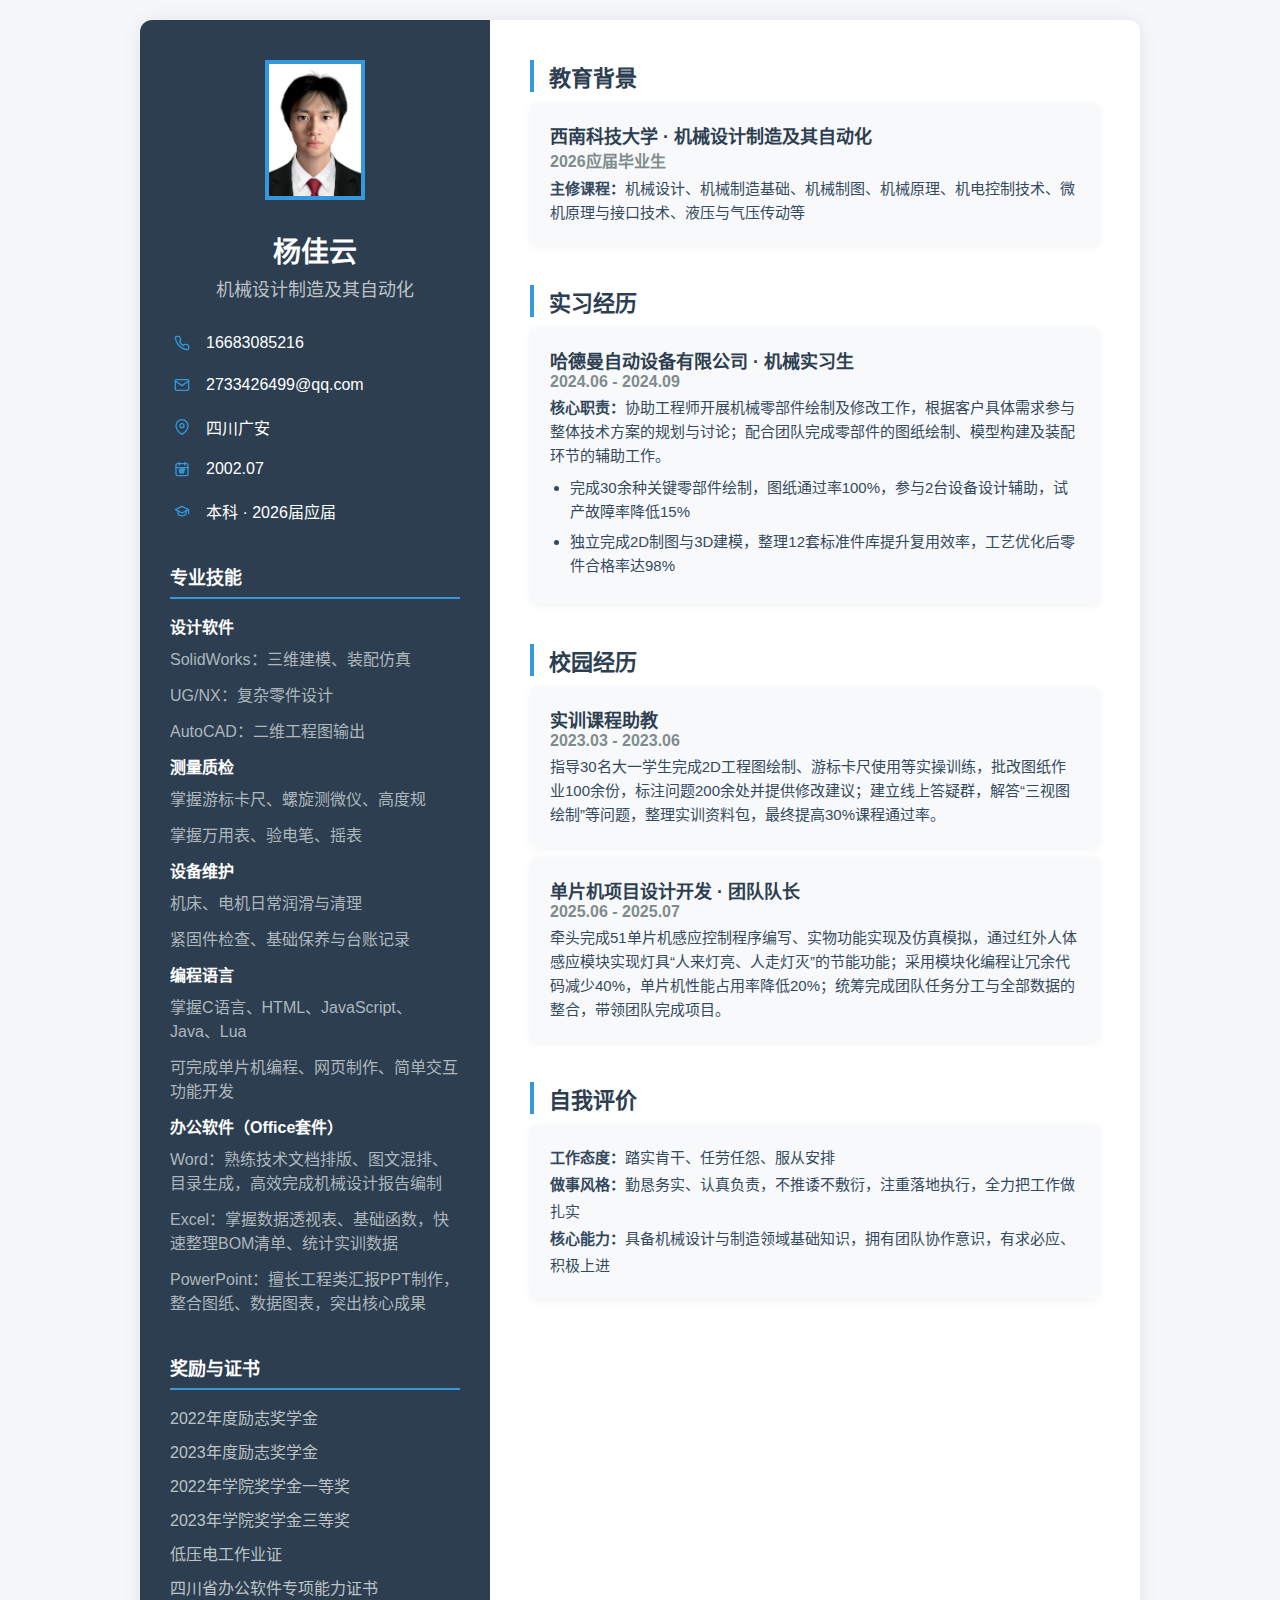
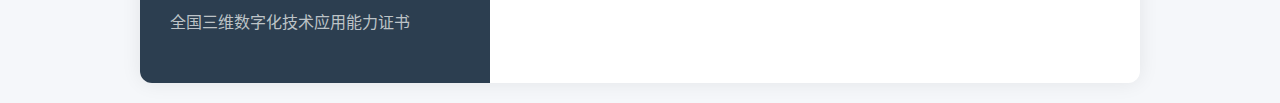
<file: index.html>
<!DOCTYPE html>
<html lang="zh-CN">
<head>
    <meta charset="UTF-8">
    <meta name="viewport" content="width=device-width, initial-scale=1.0, maximum-scale=1.0, minimum-scale=1.0, user-scalable=no">
    <title>杨佳云 - 简历</title>
  
     <link rel="stylesheet" href="sty.css">
</head>
<body>
    <div class="resume-container">
        <!-- 左侧个人信息栏 -->
        <div class="left-column">
            <!-- 头像 -->
            <img src="photo.jpg" alt="杨佳云头像" class="avatar">
            
            <!-- 姓名与专业 -->
            <div class="name">杨佳云</div>
            <div class="major">机械设计制造及其自动化</div>
            
            <!-- 联系方式 -->
            <div class="contact-section">
                <div class="contact-item">
                    <div class="contact-icon">
                        <svg xmlns="http://www.w3.org/2000/svg" width="16" height="16" viewBox="0 0 24 24" fill="none" stroke="currentColor" stroke-width="2" stroke-linecap="round" stroke-linejoin="round">
                            <path d="M22 16.92v3a2 2 0 0 1-2.18 2 19.79 19.79 0 0 1-8.63-3.07 19.5 19.5 0 0 1-6-6 19.79 19.79 0 0 1-3.07-8.67A2 2 0 0 1 4.11 2h3a2 2 0 0 1 2 1.72 12.84 12.84 0 0 0 .7 2.81 2 2 0 0 1-.45 2.11L8.09 9.91a16 16 0 0 0 6 6l1.27-1.27a2 2 0 0 1 2.11-.45 12.84 12.84 0 0 0 2.81.7A2 2 0 0 1 22 16.92z"></path>
                        </svg>
                    </div>
                    <div>16683085216</div>
                </div>
                <div class="contact-item">
                    <div class="contact-icon">
                        <svg xmlns="http://www.w3.org/2000/svg" width="16" height="16" viewBox="0 0 24 24" fill="none" stroke="currentColor" stroke-width="2" stroke-linecap="round" stroke-linejoin="round">
                            <path d="M4 4h16c1.1 0 2 .9 2 2v12c0 1.1-.9 2-2 2H4c-1.1 0-2-.9-2-2V6c0-1.1.9-2 2-2z"></path>
                            <polyline points="22,6 12,13 2,6"></polyline>
                        </svg>
                    </div>
                    <div>2733426499@qq.com</div>
                </div>
                <div class="contact-item">
                    <div class="contact-icon">
                        <svg xmlns="http://www.w3.org/2000/svg" width="16" height="16" viewBox="0 0 24 24" fill="none" stroke="currentColor" stroke-width="2" stroke-linecap="round" stroke-linejoin="round">
                            <path d="M21 10c0 7-9 13-9 13s-9-6-9-13a9 9 0 0 1 18 0z"></path>
                            <circle cx="12" cy="10" r="3"></circle>
                        </svg>
                    </div>
                    <div>四川广安</div>
                </div>
                <div class="contact-item">
                <div class="contact-icon">
                    <svg xmlns="http://www.w3.org/2000/svg" width="16" height="16" viewBox="0 0 24 24" fill="none" stroke="#3498db" stroke-width="2" stroke-linecap="round" stroke-linejoin="round">
                    <!-- 日历外框 -->
                    <rect x="3" y="4" width="18" height="18" rx="2" ry="2" />
                    <!-- 日历横线 -->
                    <line x1="16" y1="2" x2="16" y2="6" />
                    <line x1="8" y1="2" x2="8" y2="6" />
                    <line x1="3" y1="10" x2="21" y2="10" />
                    <!-- 生日数字 -->
                    <text x="12" y="18" font-size="7" text-anchor="middle" fill="#3498db" font-weight="600">07</text>
                    </svg>
                </div>
                <div>2002.07</div>
                </div>
                <div class="contact-item">
                    <div class="contact-icon">
                        <svg xmlns="http://www.w3.org/2000/svg" width="16" height="16" viewBox="0 0 24 24" fill="none" stroke="currentColor" stroke-width="2" stroke-linecap="round" stroke-linejoin="round">
                            <path d="M22 10v6M2 10l10-5 10 5-10 5z"></path>
                            <path d="M6 12v5c3 3 9 3 12 0v-5"></path>
                        </svg>
                    </div>
                    <div>本科 · 2026届应届</div>
                </div>
            </div>
            
            <!-- 专业技能 -->
            <div class="left-section">
                <div class="left-title">专业技能</div>
                <ul class="skill-list">
                    <li class="skill-category">设计软件</li>
                    <li class="skill-item">SolidWorks：三维建模、装配仿真</li>
                    <li class="skill-item">UG/NX：复杂零件设计</li>
                    <li class="skill-item">AutoCAD：二维工程图输出</li>
                    
                    <li class="skill-category mt-4">测量质检</li>
                    <li class="skill-item">掌握游标卡尺、螺旋测微仪、高度规</li>
                    <li class="skill-item">掌握万用表、验电笔、摇表</li>
                    
                    <li class="skill-category mt-4">设备维护</li>
                    <li class="skill-item">机床、电机日常润滑与清理</li>
                    <li class="skill-item">紧固件检查、基础保养与台账记录</li>

                    <li class="skill-category mt-4">编程语言</li>
                    <li class="skill-item">掌握C语言、HTML、JavaScript、Java、Lua</li>
                    <li class="skill-item">可完成单片机编程、网页制作、简单交互功能开发</li>
                    
                    <li class="skill-category mt-4">办公软件（Office套件）</li>
                    <li class="skill-item">Word：熟练技术文档排版、图文混排、目录生成，高效完成机械设计报告编制</li>
                    <li class="skill-item">Excel：掌握数据透视表、基础函数，快速整理BOM清单、统计实训数据</li>
                    <li class="skill-item">PowerPoint：擅长工程类汇报PPT制作，整合图纸、数据图表，突出核心成果</li>
                </ul>
            </div>
            
            <!-- 奖励证书 -->
            <div class="left-section">
                <div class="left-title">奖励与证书</div>
                <ul class="cert-list">
                    <li class="cert-item">2022年度励志奖学金</li>
                    <li class="cert-item">2023年度励志奖学金</li>
                    <li class="cert-item">2022年学院奖学金一等奖</li>
                    <li class="cert-item">2023年学院奖学金三等奖</li>
                    <li class="cert-item">低压电工作业证</li>
                    <li class="cert-item">四川省办公软件专项能力证书</li>
                    <li class="cert-item">全国三维数字化技术应用能力证书</li>
                </ul>
            </div>
        </div>

        <!-- 右侧内容栏 -->
        <div class="right-column">
            <!-- 教育背景 -->
            <div class="right-section">
                <div class="right-title">教育背景</div>
                <div class="edu-card">
                    <div class="card-header">
                        <div class="card-title">西南科技大学 · 机械设计制造及其自动化<div class="card-time">2026应届毕业生</div></div>
                        
                    </div>
                    <div class="card-content">
                        <strong>主修课程：</strong>机械设计、机械制造基础、机械制图、机械原理、机电控制技术、微机原理与接口技术、液压与气压传动等
                    </div>
                </div>
            </div>
            
            <!-- 实习经历 -->
            <div class="right-section">
                <div class="right-title">实习经历</div>
                <div class="intern-card">
                    <div class="card-header">
                        <div class="card-title">哈德曼自动设备有限公司 · 机械实习生<div class="card-time">2024.06 - 2024.09</div></div>
                        
                    </div>
                    <div class="card-content">
                        <strong>核心职责：</strong>协助工程师开展机械零部件绘制及修改工作，根据客户具体需求参与整体技术方案的规划与讨论；配合团队完成零部件的图纸绘制、模型构建及装配环节的辅助工作。
                        <ul class="content-list">
                            <li class="content-item">完成30余种关键零部件绘制，图纸通过率100%，参与2台设备设计辅助，试产故障率降低15%</li>
                            <li class="content-item">独立完成2D制图与3D建模，整理12套标准件库提升复用效率，工艺优化后零件合格率达98%</li>
                        </ul>
                    </div>
                </div>
            </div>
            
            <!-- 校园经历 -->
            <div class="right-section">
                <div class="right-title">校园经历</div>
                <!-- 实训课程助教 -->
                <div class="campus-card">
                    <div class="card-header">
                        <div class="card-title">实训课程助教<div class="card-time">2023.03 - 2023.06</div></div>
                        
                    </div>
                    <div class="card-content">
                        指导30名大一学生完成2D工程图绘制、游标卡尺使用等实操训练，批改图纸作业100余份，标注问题200余处并提供修改建议；建立线上答疑群，解答“三视图绘制”等问题，整理实训资料包，最终提高30%课程通过率。
                    </div>
                </div>
                <!-- 单片机项目设计开发 -->
                <div class="campus-card">
                    <div class="card-header">
                        <div class="card-title">单片机项目设计开发 · 团队队长<div class="card-time">2025.06 - 2025.07</div></div>
                        
                    </div>
                    <div class="card-content">
                        牵头完成51单片机感应控制程序编写、实物功能实现及仿真模拟，通过红外人体感应模块实现灯具“人来灯亮、人走灯灭”的节能功能；采用模块化编程让冗余代码减少40%，单片机性能占用率降低20%；统筹完成团队任务分工与全部数据的整合，带领团队完成项目。
                    </div>
                </div>
            </div>
            
            <!-- 自我评价 -->
            <div class="right-section">
                <div class="right-title">自我评价</div>
               <div class="self-intro">
                <strong>工作态度：</strong>踏实肯干、任劳任怨、服从安排<br>
                <strong>做事风格：</strong>勤恳务实、认真负责，不推诿不敷衍，注重落地执行，全力把工作做扎实<br>
                <strong>核心能力：</strong>具备机械设计与制造领域基础知识，拥有团队协作意识，有求必应、积极上进
                </div>
            </div>
        </div>
    </div>
</body>

</html>
</file>
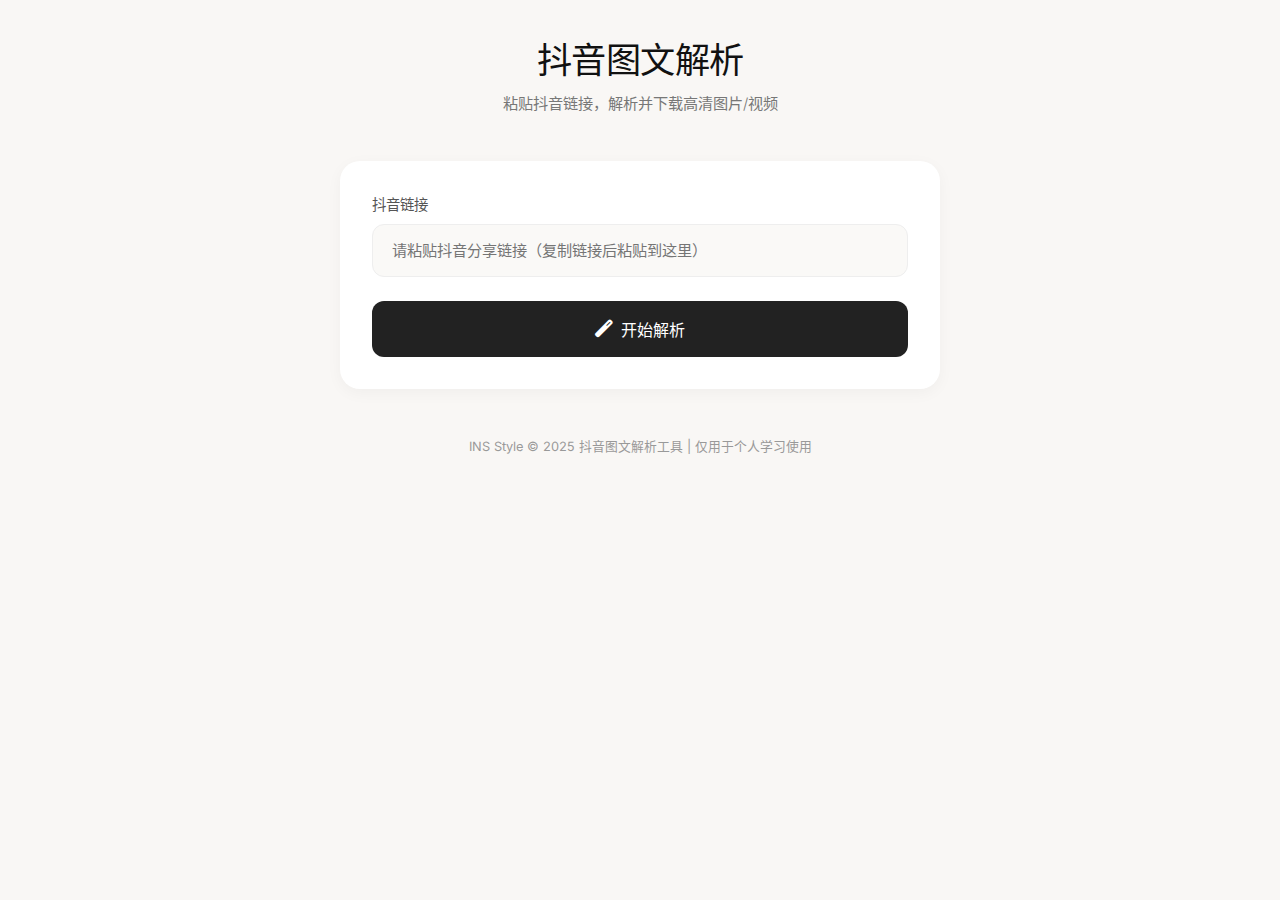
<file: dyjx.html>
<!DOCTYPE html>
<html lang="zh-CN">

<head>
    <meta charset="UTF-8">
    <meta name="viewport" content="width=device-width, initial-scale=1.0">
    <title>INS风 | 抖音图文解析工具</title>
    <!-- 引入Font Awesome图标 -->
    <link rel="stylesheet" href="https://cdn.bootcdn.net/ajax/libs/font-awesome/6.4.0/css/all.min.css">
    <!-- 引入谷歌字体（INS常用字体） -->
    <link href="https://fonts.googleapis.com/css2?family=Inter:wght@300;400;500;600&display=swap" rel="stylesheet">
<link rel="stylesheet" href="css/dy.css">
</head>

<body>
    <div class="container">
        <!-- 页面标题 -->
        <div class="page-header">
            <h1 class="page-title">抖音图文解析</h1>
            <p class="page-subtitle">粘贴抖音链接，解析并下载高清图片/视频</p>
        </div>

        <!-- 解析功能卡片 -->
        <div class="parse-card">
            <div class="input-group">
                <label class="input-label" for="douyinUrl">抖音链接</label>
                <input type="text" id="douyinUrl" class="parse-input" placeholder="请粘贴抖音分享链接（复制链接后粘贴到这里）">
            </div>

            <button class="parse-btn" id="parseBtn">
                <i class="fas fa-magic"></i>
                开始解析
            </button>

            <!-- 解析结果区域 -->
            <div class="result-area" id="resultArea">
                <h3 class="result-title">
                    <i class="fas fa-image"></i>
                    解析结果
                </h3>

                <!-- 图片预览网格 -->
                <div class="preview-grid" id="previewGrid"></div>

                <!-- 下载按钮组 -->
                <div class="download-group">
                    <button class="download-btn" id="downloadAllBtn">
                        <i class="fas fa-download"></i>
                        下载全部
                    </button>
                    <button class="download-btn" id="copyLinkBtn">
                        <i class="fas fa-link"></i>
                        复制原图链接
                    </button>
                </div>
            </div>
        </div>

        <!-- 底部说明 -->
        <div class="page-footer">
            <p>INS Style © 2025 抖音图文解析工具 | 仅用于个人学习使用</p>
        </div>
    </div>


</body>
<script src="js/dy.js" defer></script>
</html>
</file>
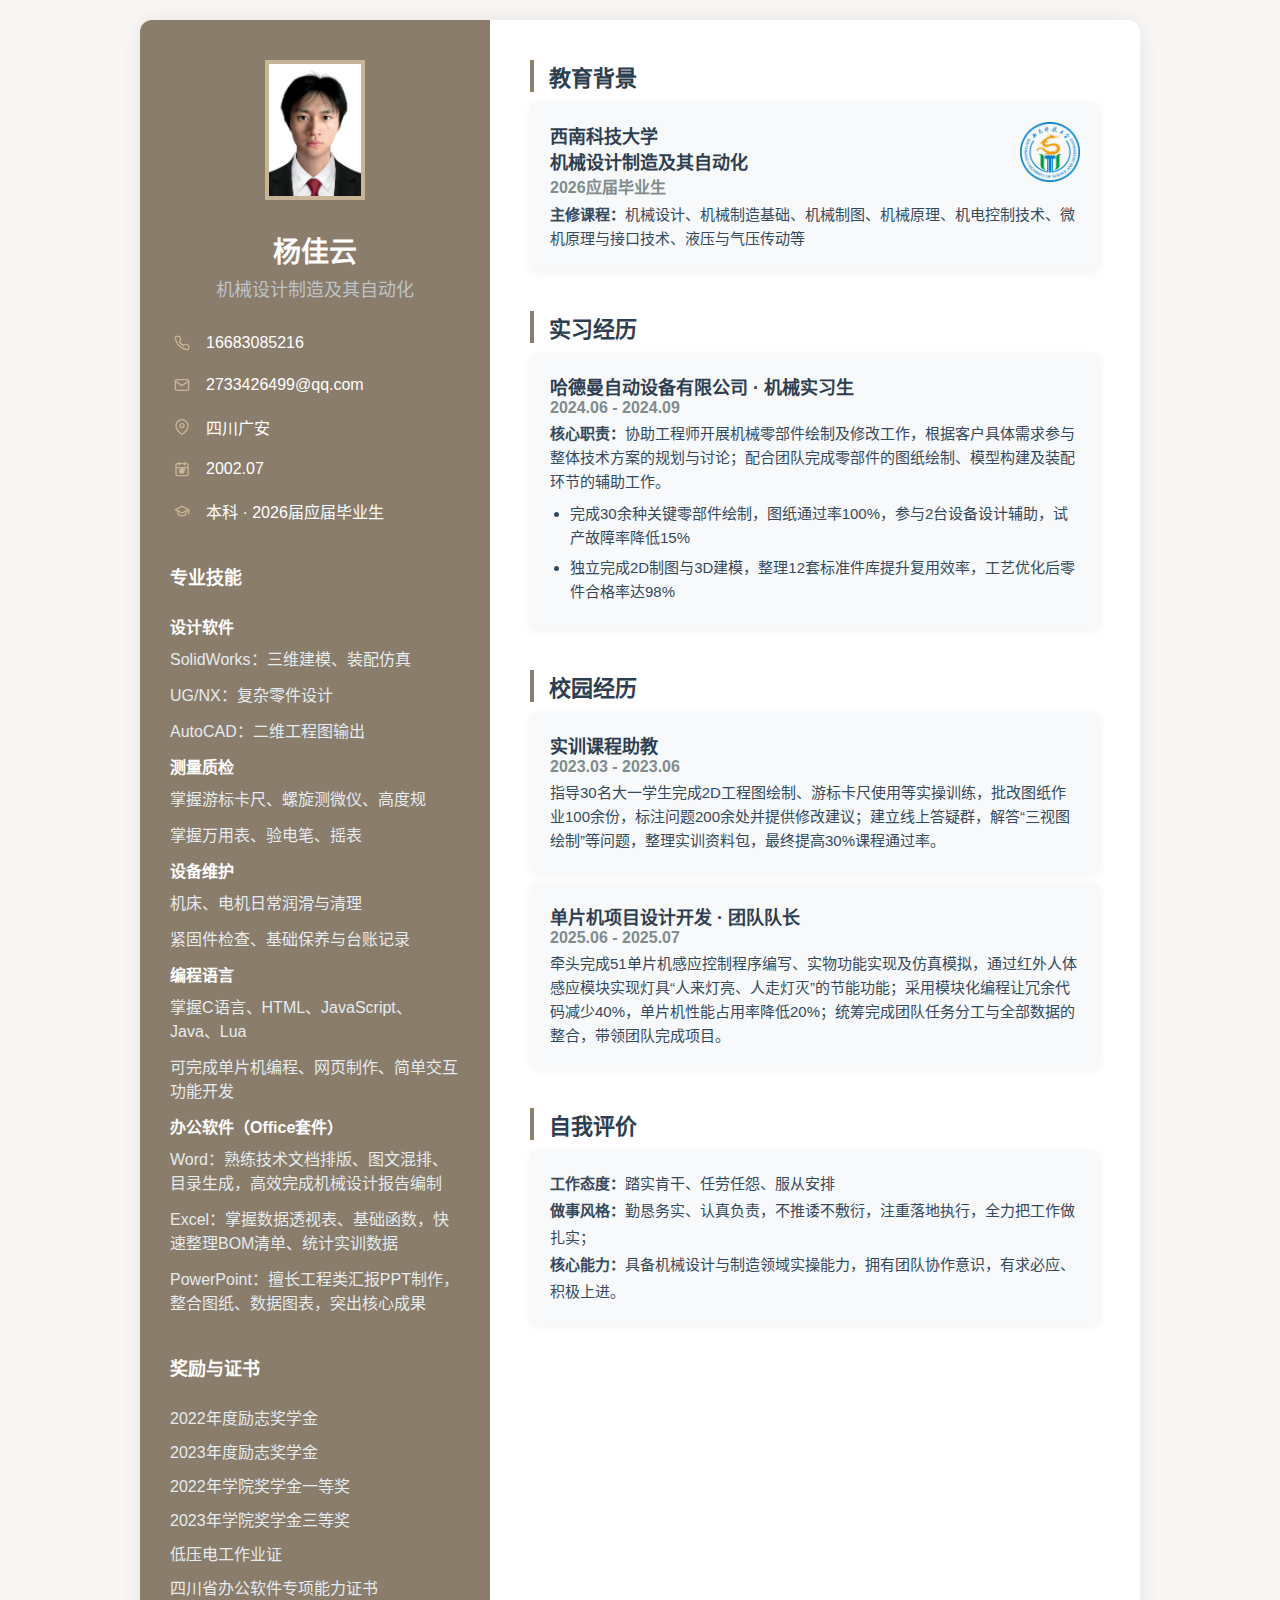
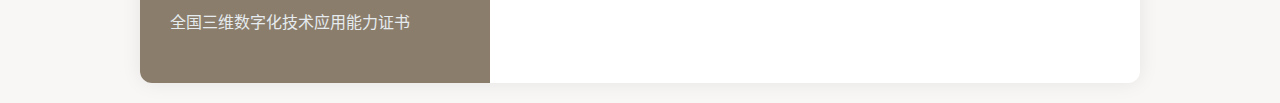
<file: jl.html>
<!DOCTYPE html>
<html lang="zh-CN">
<head>
    <meta charset="UTF-8">
    <meta name="viewport" content="width=device-width, initial-scale=1.0, maximum-scale=1.0, minimum-scale=1.0, user-scalable=no">
    <title>杨佳云 - 简历</title>
  
     <link rel="stylesheet" href="css/jl.css">
    <!--<script src="js/3d-gallery.js" defer></script>-->
</head>
<body>
    <div class="resume-container">
        <!-- 左侧个人信息栏 -->
        <div class="left-column">
            <!-- 头像 -->
          
            <img src="src/photo.jpg" alt="杨佳云头像" class="avatar">
            
            <!-- 姓名与专业 -->
            <div class="name">杨佳云</div>
            <div class="major">机械设计制造及其自动化</div>
            
            <!-- 联系方式 -->
            <div class="contact-section">
                <div class="contact-item">
                    <div class="contact-icon">
                        <svg xmlns="http://www.w3.org/2000/svg" width="16" height="16" viewBox="0 0 24 24" fill="none" stroke="currentColor" stroke-width="2" stroke-linecap="round" stroke-linejoin="round">
                            <path d="M22 16.92v3a2 2 0 0 1-2.18 2 19.79 19.79 0 0 1-8.63-3.07 19.5 19.5 0 0 1-6-6 19.79 19.79 0 0 1-3.07-8.67A2 2 0 0 1 4.11 2h3a2 2 0 0 1 2 1.72 12.84 12.84 0 0 0 .7 2.81 2 2 0 0 1-.45 2.11L8.09 9.91a16 16 0 0 0 6 6l1.27-1.27a2 2 0 0 1 2.11-.45 12.84 12.84 0 0 0 2.81.7A2 2 0 0 1 22 16.92z"></path>
                        </svg>
                    </div>
                    <div>16683085216</div>
                </div>
                <div class="contact-item">
                    <div class="contact-icon">
                        <svg xmlns="http://www.w3.org/2000/svg" width="16" height="16" viewBox="0 0 24 24" fill="none" stroke="currentColor" stroke-width="2" stroke-linecap="round" stroke-linejoin="round">
                            <path d="M4 4h16c1.1 0 2 .9 2 2v12c0 1.1-.9 2-2 2H4c-1.1 0-2-.9-2-2V6c0-1.1.9-2 2-2z"></path>
                            <polyline points="22,6 12,13 2,6"></polyline>
                        </svg>
                    </div>
                    <div>2733426499@qq.com</div>
                </div>
                <div class="contact-item">
                    <div class="contact-icon">
                        <svg xmlns="http://www.w3.org/2000/svg" width="16" height="16" viewBox="0 0 24 24" fill="none" stroke="currentColor" stroke-width="2" stroke-linecap="round" stroke-linejoin="round">
                            <path d="M21 10c0 7-9 13-9 13s-9-6-9-13a9 9 0 0 1 18 0z"></path>
                            <circle cx="12" cy="10" r="3"></circle>
                        </svg>
                    </div>
                    <div>四川广安</div>
                </div>
                <div class="contact-item">
                <div class="contact-icon">
                    <svg xmlns="http://www.w3.org/2000/svg" width="16" height="16" viewBox="0 0 24 24" fill="none" stroke="#c9b498" stroke-width="2" stroke-linecap="round" stroke-linejoin="round">
                    <!-- 日历外框 -->
                    <rect x="3" y="4" width="18" height="18" rx="2" ry="2" />
                    <!-- 日历横线 -->
                    <line x1="16" y1="2" x2="16" y2="6" />
                    <line x1="8" y1="2" x2="8" y2="6" />
                    <line x1="3" y1="10" x2="21" y2="10" />
                    <!-- 生日数字 -->
                    <text x="12" y="18" font-size="7" text-anchor="middle" fill="#3498db" font-weight="600">07</text>
                    </svg>
                </div>
                <div>2002.07</div>
                </div>
                <div class="contact-item">
                    <div class="contact-icon">
                        <svg xmlns="http://www.w3.org/2000/svg" width="16" height="16" viewBox="0 0 24 24" fill="none" stroke="currentColor" stroke-width="2" stroke-linecap="round" stroke-linejoin="round">
                            <path d="M22 10v6M2 10l10-5 10 5-10 5z"></path>
                            <path d="M6 12v5c3 3 9 3 12 0v-5"></path>
                        </svg>
                    </div>
                    <div>本科 · 2026届应届毕业生</div>
                </div>
            </div>
            
            <!-- 专业技能 -->
            <div class="left-section">
                <div class="left-title">专业技能</div>
                <ul class="skill-list">
                    <li class="skill-category">设计软件</li>
                    <li class="skill-item">SolidWorks：三维建模、装配仿真</li>
                    <li class="skill-item">UG/NX：复杂零件设计</li>
                    <li class="skill-item">AutoCAD：二维工程图输出</li>
                    
                    <li class="skill-category mt-4">测量质检</li>
                    <li class="skill-item">掌握游标卡尺、螺旋测微仪、高度规</li>
                    <li class="skill-item">掌握万用表、验电笔、摇表</li>
                    
                    <li class="skill-category mt-4">设备维护</li>
                    <li class="skill-item">机床、电机日常润滑与清理</li>
                    <li class="skill-item">紧固件检查、基础保养与台账记录</li>

                    <li class="skill-category mt-4">编程语言</li>
                    <li class="skill-item">掌握C语言、HTML、JavaScript、Java、Lua</li>
                    <li class="skill-item">可完成单片机编程、网页制作、简单交互功能开发</li>
                    
                    <li class="skill-category mt-4">办公软件（Office套件）</li>
                    <li class="skill-item">Word：熟练技术文档排版、图文混排、目录生成，高效完成机械设计报告编制</li>
                    <li class="skill-item">Excel：掌握数据透视表、基础函数，快速整理BOM清单、统计实训数据</li>
                    <li class="skill-item">PowerPoint：擅长工程类汇报PPT制作，整合图纸、数据图表，突出核心成果</li>
                </ul>
            </div>
            
            <!-- 奖励证书 -->
            <div class="left-section">
                <div class="left-title">奖励与证书</div>
                <ul class="cert-list">
                    <li class="cert-item">2022年度励志奖学金</li>
                    <li class="cert-item">2023年度励志奖学金</li>
                    <li class="cert-item">2022年学院奖学金一等奖</li>
                    <li class="cert-item">2023年学院奖学金三等奖</li>
                    <li class="cert-item">低压电工作业证</li>
                    <li class="cert-item">四川省办公软件专项能力证书</li>
                    <li class="cert-item">全国三维数字化技术应用能力证书</li>
                </ul>
            </div>
        </div>

        <!-- 右侧内容栏 -->
        <div class="right-column">
           
            <!-- 教育背景 -->
            <div class="right-section">
                
                <div class="right-title">教育背景</div>
                <div class="edu-card">
                     
                    <div class="card-header">
                        
                        <div class="card-title">西南科技大学</br>机械设计制造及其自动化<div class="card-time">2026应届毕业生</div></div>
                         <img src="src/logo.png" alt="西南科技大学" class="logo">
                    </div>
                    <div class="card-content">
                        <strong>主修课程：</strong>机械设计、机械制造基础、机械制图、机械原理、机电控制技术、微机原理与接口技术、液压与气压传动等
                    </div>
                </div>
            </div>
            
            <!-- 实习经历 -->
            <div class="right-section">
                <div class="right-title">实习经历</div>
                <div class="intern-card">
                    <div class="card-header">
                        <div class="card-title">哈德曼自动设备有限公司 · 机械实习生<div class="card-time">2024.06 - 2024.09</div></div>
                        
                    </div>
                    <div class="card-content">
                        <strong>核心职责：</strong>协助工程师开展机械零部件绘制及修改工作，根据客户具体需求参与整体技术方案的规划与讨论；配合团队完成零部件的图纸绘制、模型构建及装配环节的辅助工作。
                        <ul class="content-list">
                            <li class="content-item">完成30余种关键零部件绘制，图纸通过率100%，参与2台设备设计辅助，试产故障率降低15%</li>
                            <li class="content-item">独立完成2D制图与3D建模，整理12套标准件库提升复用效率，工艺优化后零件合格率达98%</li>
                        </ul>
                    </div>
                </div>
            </div>
            
            <!-- 校园经历 -->
            <div class="right-section">
                <div class="right-title">校园经历</div>
                <!-- 实训课程助教 -->
                <div class="campus-card">
                    <div class="card-header">
                        <div class="card-title">实训课程助教<div class="card-time">2023.03 - 2023.06</div></div>
                        
                    </div>
                    <div class="card-content">
                        指导30名大一学生完成2D工程图绘制、游标卡尺使用等实操训练，批改图纸作业100余份，标注问题200余处并提供修改建议；建立线上答疑群，解答“三视图绘制”等问题，整理实训资料包，最终提高30%课程通过率。
                    </div>
                </div>
                <!-- 单片机项目设计开发 -->
                <div class="campus-card">
                    <div class="card-header">
                        <div class="card-title">单片机项目设计开发 · 团队队长<div class="card-time">2025.06 - 2025.07</div></div>
                        
                    </div>
                    <div class="card-content">
                        牵头完成51单片机感应控制程序编写、实物功能实现及仿真模拟，通过红外人体感应模块实现灯具“人来灯亮、人走灯灭”的节能功能；采用模块化编程让冗余代码减少40%，单片机性能占用率降低20%；统筹完成团队任务分工与全部数据的整合，带领团队完成项目。
                    </div>
                </div>
            </div>
            
            <!-- 自我评价 -->
            <div class="right-section">
                <div class="right-title">自我评价</div>
               <div class="self-intro">
                <strong>工作态度：</strong>踏实肯干、任劳任怨、服从安排<br>
                <strong>做事风格：</strong>勤恳务实、认真负责，不推诿不敷衍，注重落地执行，全力把工作做扎实；<br>
                <strong>核心能力：</strong>具备机械设计与制造领域实操能力，拥有团队协作意识，有求必应、积极上进。
                </div>
            </div>

        </div>
    </div>
</body>
</html>
</file>
<file: sty.css>
* {
            margin: 0;
            padding: 0;
            box-sizing: border-box;
            font-family: "Microsoft YaHei", Arial, sans-serif;
        }
        body {
            background-color: #f5f7fa;
            display: flex;
            justify-content: center;
            min-height: 100vh;
            padding: 20px 0;
        }
        /* 固定宽度容器，保证多端布局一致 */
        .resume-container {
            width: 1000px;
            background-color: #fff;
            border-radius: 12px;
            box-shadow: 0 0 20px rgba(0,0,0,0.08);
            display: flex;
            flex-wrap: wrap;
            overflow: hidden;
        }
        /* 左侧个人信息栏 */
        .left-column {
            width: 35%;
            background-color: #2c3e50;
            color: #fff;
            padding: 40px 30px;
        }
        .logo{
           width: 60px;
           height: 60px;
           
           display: block;
           object-fit: cover; /* 关键：图片按比例填充，不拉伸变形 */
    /* 其他样式不变 */
           
        }
        .avatar {
            width: 100px;
            height: 140px;
            border-radius: 0%;
            border: 4px solid #3498db;
            margin: 0 auto 30px;
            display: block;
            object-fit: cover;
            background-color: #ecf0f1;
            background-image: url("data:image/svg+xml,%3Csvg xmlns='http://www.w3.org/2000/svg' width='60' height='60' viewBox='0 0 24 24' fill='none' stroke='%232c3e50' stroke-width='2' stroke-linecap='round' stroke-linejoin='round'%3E%3Cpath d='M20 21v-2a4 4 0 0 0-4-4H8a4 4 0 0 0-4 4v2'/%3E%3Ccircle cx='12' cy='7' r='4'/%3E%3C/svg%3E");
            background-repeat: no-repeat;
            background-position: center;
            background-size: 60%;
        }
        .name {
            font-size: 28px;
            font-weight: bold;
            text-align: center;
            margin-bottom: 5px;
        }
        .major {
            font-size: 18px;
            color: #bdc3c7;
            text-align: center;
            margin-bottom: 30px;
        }
        .contact-item {
            display: flex;
            align-items: center;
            margin-bottom: 18px;
            font-size: 16px;
        }
        .contact-icon {
            width: 24px;
            height: 24px;
            margin-right: 12px;
            display: flex;
            align-items: center;
            justify-content: center;
            color: #3498db;
        }
        .left-section {
            margin-top: 40px;
        }
        .left-title {
            font-size: 18px;
            font-weight: bold;
            margin-bottom: 15px;
            padding-bottom: 8px;
            border-bottom: 2px solid #3498db;
        }
        .skill-list {
            list-style: none;
        }
        .skill-item {
            margin-bottom: 12px;
            font-size: 16px;
            color: #aeb7be;
        }
        .skill-category {
            font-weight: bold;
            color: #fff;
            margin-bottom: 8px;
        }
        .cert-list {
            list-style: none;
            font-size: 16px;
            color: #bdc3c7;
        }
        .cert-item {
            margin-bottom: 10px;
        }

        /* 右侧内容栏 */
        .right-column {
            width: 65%;
            padding: 40px 40px;
        }
        
        .right-section {
            margin-bottom: 40px;
        }
        .right-title {
            font-size: 22px;
            font-weight: bold;
            color: #2c3e50;
            margin-bottom: 10px;
            padding-left: 15px;
            border-left: 4px solid #3498db;
        }
        .edu-card, .intern-card, .campus-card, .project-card {
            background-color: #f8f9fa;
            border-radius: 8px;
            padding: 20px;
            margin-bottom: 10px;
            box-shadow: 0 2px 8px rgba(0,0,0,0.05);
        }
        .card-header {
            display: flex;
            justify-content: space-between;
            margin-bottom: 5px;
        }
        .card-title {
            font-size: 18px;
            font-weight: bold;
            color: #2c3e50;
        }
        .card-time {
            font-size: 16px;
            color: #7f8c8d;
        }
        .card-content {
            font-size: 15px;
            color: #34495e;
            line-height: 1.6;
        }
        .content-list {
            list-style: disc;
            margin-left: 20px;
            margin-top: 8px;
        }
        .content-item {
            margin-bottom: 6px;
        }
        .self-intro {
            background-color: #f8f9fa;
            border-radius: 8px;
            padding: 20px;
            font-size: 15px;
            color: #34495e;
            line-height: 1.8;
            box-shadow: 0 2px 8px rgba(0,0,0,0.05);
        }

        

        /* 移动端适配（保证布局结构一致，仅调整宽度） */
        @media (max-width: 1024px) {
            .resume-container {
                width: 800px;
            }
        }
        @media (max-width: 768px) {
            .resume-container {
                width: 90%;
                flex-direction: column;
            }
            .left-column, .right-column {
                width: 100%;
            }
            .left-column {
                padding: 30px 20px;
            }
            .right-column {
                padding: 30px 20px;
            }
        }
</file>
<file: css/dy.css>
/* 全局样式 - INS核心风格：低饱和、圆角、极简 */
* {
    margin: 0;
    padding: 0;
    box-sizing: border-box;
    font-family: 'Inter', 'PingFang SC', 'Microsoft Yahei', sans-serif;
}

body {
    background-color: #f9f7f5;
    /* INS经典浅米色背景 */
    color: #222;
    min-height: 100vh;
    padding: 2rem 1rem;
}

/* 容器：居中+最大宽度限制 */
.container {
    max-width: 600px;
    margin: 0 auto;
}

/* 页面标题区 - INS风格标题 */
.page-header {
    text-align: center;
    margin-bottom: 3rem;
}

.page-title {
    font-size: 2.2rem;
    font-weight: 500;
    color: #111;
    letter-spacing: -0.5px;
    margin-bottom: 0.5rem;
}

.page-subtitle {
    color: #777;
    font-size: 0.95rem;
    font-weight: 300;
}

/* 解析功能卡片 - INS核心卡片样式 */
.parse-card {
    background-color: #fff;
    border-radius: 20px;
    /* INS大圆角 */
    box-shadow: 0 4px 16px rgba(0, 0, 0, 0.04);
    /* 轻阴影 */
    padding: 2rem;
    margin-bottom: 2rem;
}

/* 输入框区域 */
.input-group {
    margin-bottom: 1.5rem;
}

.input-label {
    display: block;
    font-size: 0.9rem;
    color: #555;
    margin-bottom: 0.6rem;
}

.parse-input {
    width: 100%;
    padding: 1rem 1.2rem;
    border: 1px solid #eee;
    border-radius: 12px;
    /* INS中小圆角 */
    font-size: 0.95rem;
    background-color: #faf9f7;
    transition: border-color 0.2s ease;
}

.parse-input:focus {
    outline: none;
    border-color: #d4cbc1;
    /* INS原木色边框 */
}

/* 解析按钮 - INS风格按钮 */
.parse-btn {
    width: 100%;
    padding: 1rem;
    background-color: #222;
    /* INS经典黑色 */
    color: #fff;
    border: none;
    border-radius: 12px;
    font-size: 1rem;
    font-weight: 500;
    cursor: pointer;
    transition: background-color 0.2s ease;
    display: flex;
    align-items: center;
    justify-content: center;
    gap: 0.5rem;
}

.parse-btn:hover {
    background-color: #444;
}

.parse-btn i {
    font-size: 1.1rem;
}

/* 解析结果区域 */
.result-area {
    margin-top: 2rem;
    display: none;
    /* 默认隐藏 */
}

.result-title {
    font-size: 1rem;
    font-weight: 500;
    color: #333;
    margin-bottom: 1rem;
    display: flex;
    align-items: center;
    gap: 0.5rem;
}

.result-title i {
    color: #d4cbc1;
}

/* 图片预览网格 - INS图片布局 */
.preview-grid {
    display: grid;
    grid-template-columns: repeat(auto-fill, minmax(120px, 1fr));
    gap: 1rem;
    margin-bottom: 1.5rem;
}

.preview-item {
    border-radius: 10px;
    overflow: hidden;
    aspect-ratio: 1;
    background-color: #faf9f7;
}

.preview-item img {
    width: 100%;
    height: 100%;
    object-fit: cover;
    transition: transform 0.2s ease;
}

.preview-item img:hover {
    transform: scale(1.05);
}

/* 下载按钮组 */
.download-group {
    display: flex;
    gap: 1rem;
    flex-wrap: wrap;
}

.download-btn {
    padding: 0.6rem 1.2rem;
    background-color: #faf9f7;
    color: #555;
    border: none;
    border-radius: 8px;
    font-size: 0.85rem;
    cursor: pointer;
    transition: all 0.2s ease;
    display: flex;
    align-items: center;
    gap: 0.4rem;
}

.download-btn:hover {
    background-color: #d4cbc1;
    color: #fff;
}

/* 底部说明 - INS极简文字 */
.page-footer {
    text-align: center;
    margin-top: 3rem;
    color: #999;
    font-size: 0.8rem;
    line-height: 1.5;
}

/* 响应式适配 */
@media (max-width: 480px) {
    .page-title {
        font-size: 1.8rem;
    }

    .parse-card {
        padding: 1.5rem;
    }

    .preview-grid {
        grid-template-columns: repeat(auto-fill, minmax(100px, 1fr));
    }
}
</file>
<file: css/jl.css>
* {
    margin: 0;
    padding: 0;
    box-sizing: border-box;
    font-family: "Microsoft YaHei", Arial, sans-serif;
}

body {
    background-color: #f9f7f5;
    display: flex;
    justify-content: center;
    min-height: 100vh;
    padding: 20px 0;
}
/* 固定宽度容器，保证多端布局一致 */
.resume-container {
    width: 1000px;
    background-color: #fff;
    border-radius: 12px;
    box-shadow: 0 0 20px rgba(0,0,0,0.08);
    display: flex;
    flex-wrap: wrap;
    overflow: hidden;
}
/* 左侧个人信息栏 */
.left-column {
    width: 35%;
    background-color: #8b7d6b;
    color: #fff;
    padding: 40px 30px;
}
.logo{
    width: 60px;
    height: 60px;
    
    display: block;
    object-fit: cover; /* 关键：图片按比例填充，不拉伸变形 */
/* 其他样式不变 */
    
}
.avatar {
    width: 100px;
    height: 140px;
    border-radius: 0%;
    border: 4px solid #c9b498;
    margin: 0 auto 30px;
    display: block;
    object-fit: cover;
    background-color: #ecf0f1;
    background-image: url("data:image/svg+xml,%3Csvg xmlns='http://www.w3.org/2000/svg' width='60' height='60' viewBox='0 0 24 24' fill='none' stroke='%232c3e50' stroke-width='2' stroke-linecap='round' stroke-linejoin='round'%3E%3Cpath d='M20 21v-2a4 4 0 0 0-4-4H8a4 4 0 0 0-4 4v2'/%3E%3Ccircle cx='12' cy='7' r='4'/%3E%3C/svg%3E");
    background-repeat: no-repeat;
    background-position: center;
    background-size: 60%;
}
.name {
    font-size: 28px;
    font-weight: bold;
    text-align: center;
    margin-bottom: 5px;
}
.major {
    font-size: 18px;
    color: #bdc3c7;
    text-align: center;
    margin-bottom: 30px;
}
.contact-item {
    display: flex;
    align-items: center;
    margin-bottom: 18px;
    font-size: 16px;
}
.contact-icon {
    width: 24px;
    height: 24px;
    margin-right: 12px;
    display: flex;
    align-items: center;
    justify-content: center;
    color: #c9b498;
}
.left-section {
    margin-top: 40px;
}
.left-title {
    font-size: 18px;
    font-weight: bold;
    margin-bottom: 15px;
    padding-bottom: 8px;
    border-bottom: 2px solid #8b7d6b;
}
.skill-list {
    list-style: none;
}
.skill-item {
    margin-bottom: 12px;
    font-size: 16px;
    color: #e5ebef;
}
.skill-category {
    font-weight: bold;
    color: #fff;
    margin-bottom: 8px;
}
.cert-list {
    list-style: none;
    font-size: 16px;
    color: #e5ebef;
}
.cert-item {
    margin-bottom: 10px;
}

/* 右侧内容栏 */
.right-column {
    width: 65%;
    padding: 40px 40px;
}

.right-section {
    margin-bottom: 40px;
}
.right-title {
    font-size: 22px;
    font-weight: bold;
    color: #2c3e50;
    margin-bottom: 10px;
    padding-left: 15px;
    border-left: 4px solid #8b7d6b;
}
.edu-card, .intern-card, .campus-card, .project-card {
    background-color: #f8f9fa;
    border-radius: 8px;
    padding: 20px;
    margin-bottom: 10px;
    box-shadow: 0 2px 8px rgba(0,0,0,0.05);
}
.card-header {
    display: flex;
    justify-content: space-between;
    margin-bottom: 5px;
}
.card-title {
    font-size: 18px;
    font-weight: bold;
    color: #2c3e50;
}
.card-time {
    font-size: 16px;
    color: #7f8c8d;
}
.card-content {
    font-size: 15px;
    color: #34495e;
    line-height: 1.6;
}
.content-list {
    list-style: disc;
    margin-left: 20px;
    margin-top: 8px;
}
.content-item {
    margin-bottom: 6px;
}
.self-intro {
    background-color: #f8f9fa;
    border-radius: 8px;
    padding: 20px;
    font-size: 15px;
    color: #34495e;
    line-height: 1.8;
    box-shadow: 0 2px 8px rgba(0,0,0,0.05);
}




/* 移动端适配（保证布局结构一致，仅调整宽度） */
@media (max-width: 1024px) {
    .resume-container {
        width: 800px;
    }
}
@media (max-width: 768px) {
    .resume-container {
        width: 95%;
        flex-direction: column;
    }
    .left-column, .right-column {
        width: 100%;
    }
    .left-column {
        padding: 30px 20px;
    }
    .right-column {
        padding: 30px 20px;
    }
}
</file>
